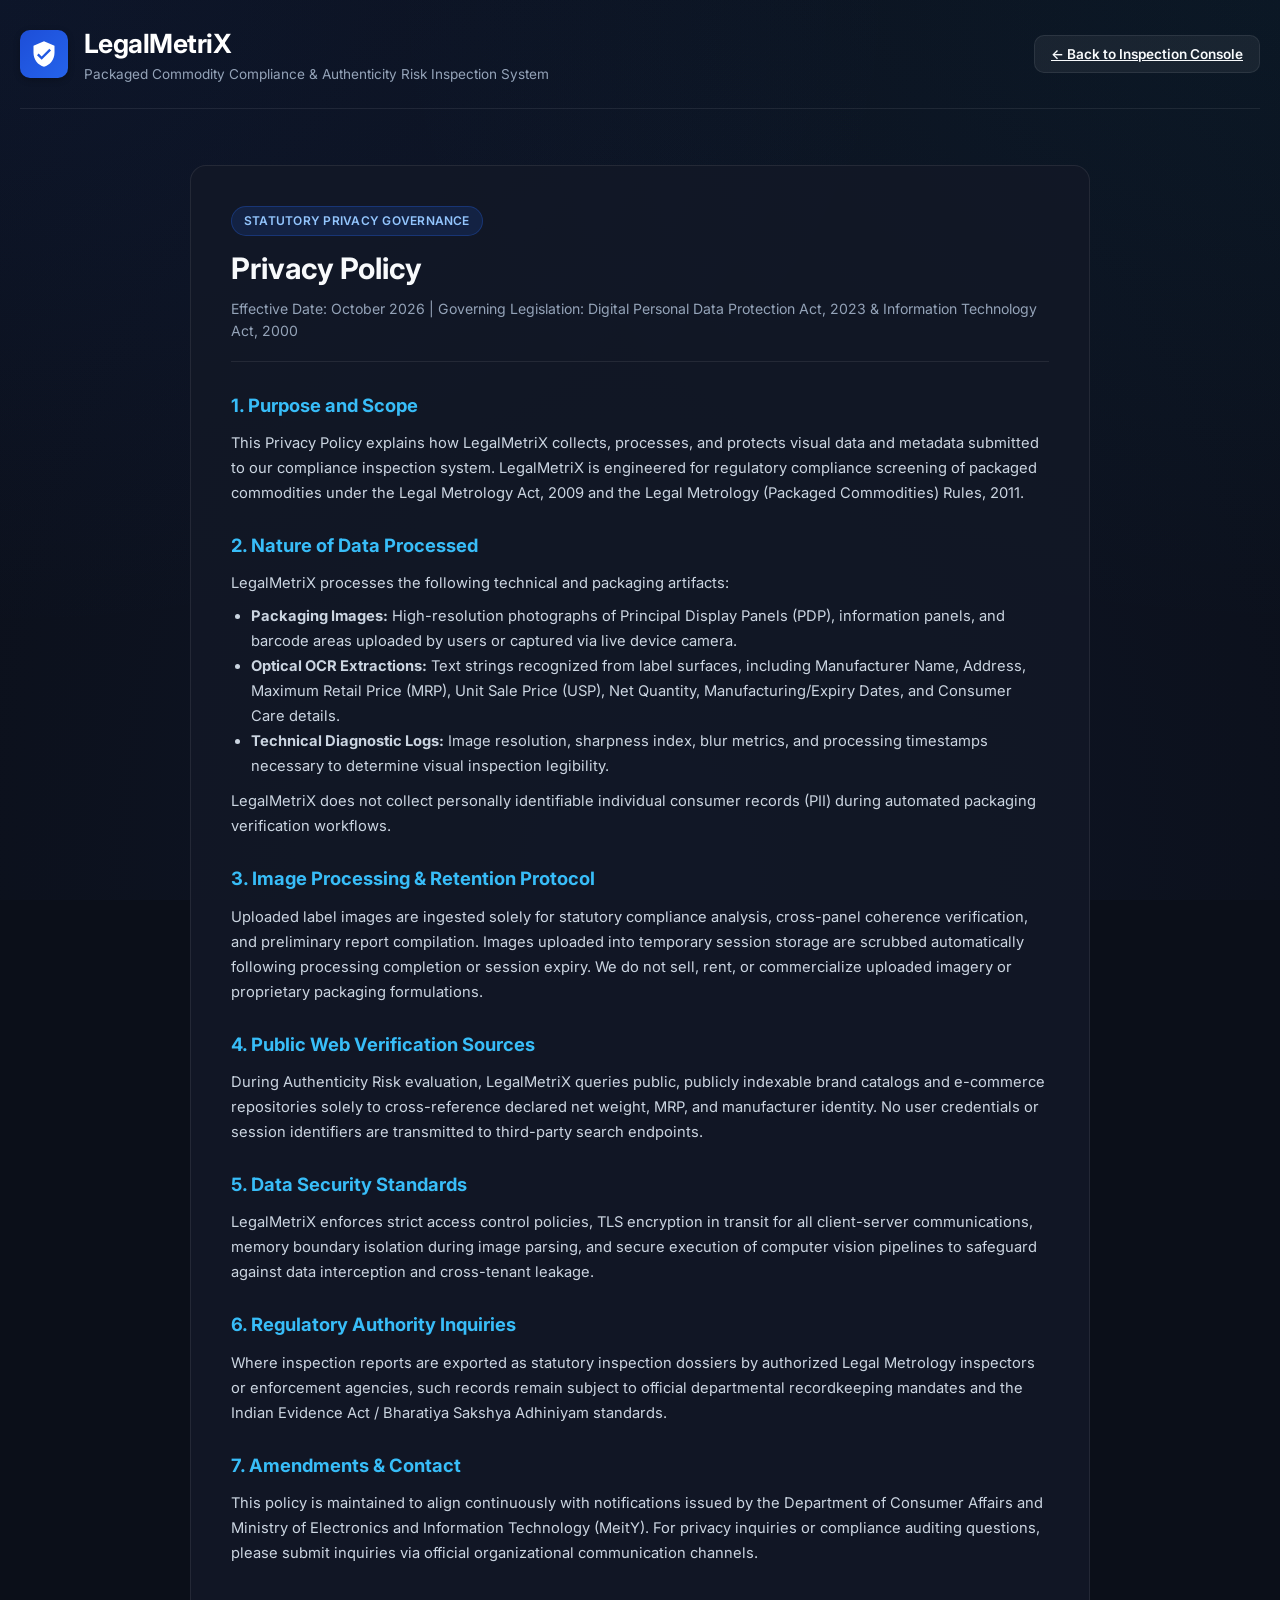
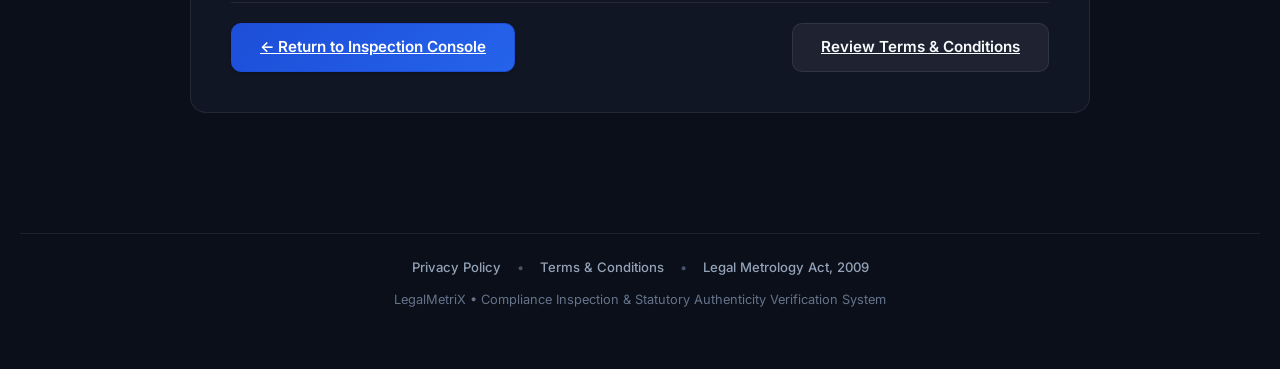
<file: templates/privacy.html>
<!DOCTYPE html>
<html lang="en">

<head>
  <meta charset="UTF-8">
  <meta name="viewport" content="width=device-width, initial-scale=1.0">
  <title>Privacy Policy - LegalMetriX Verification System</title>
  <meta name="description"
    content="Official Privacy Policy and Data Governance Statement for the LegalMetriX Packaged Commodity Compliance Inspection System.">
  <link rel="icon" type="image/svg+xml" href="/static/favicon.svg">
  <link rel="alternate icon" href="/favicon.ico">
  <link rel="preconnect" href="https://fonts.googleapis.com">
  <link rel="preconnect" href="https://fonts.gstatic.com" crossorigin>
  <link
    href="https://fonts.googleapis.com/css2?family=Inter:wght@400;500;600;700;800&family=JetBrains+Mono:wght@400;500;600&display=swap"
    rel="stylesheet">
  <link rel="stylesheet" href="/static/css/style.css">
</head>

<body>

  <div class="container">
    <!-- Header -->
    <header class="app-header">
      <div class="brand-wrapper">
        <a href="/" style="display: flex; align-items: center; gap: 16px; text-decoration: none;">
          <div class="brand-icon">
            <svg viewBox="0 0 24 24">
              <path
                d="M12 1L3 5v6c0 5.55 3.84 10.74 9 12 5.16-1.26 9-6.45 9-12V5l-9-4zm-2 16l-4-4 1.41-1.41L10 14.17l6.59-6.59L18 9l-8 8z" />
            </svg>
          </div>
          <div>
            <h1 class="brand-title">LegalMetriX</h1>
            <p class="brand-tagline">Packaged Commodity Compliance & Authenticity Risk Inspection System</p>
          </div>
        </a>
      </div>
      <div class="header-badges">
        <a href="/" class="btn btn-secondary" style="padding: 8px 16px; font-size: 0.85rem;">&larr; Back to Inspection Console</a>
      </div>
    </header>

    <!-- Document Container -->
    <main style="max-width: 900px; margin: 0 auto; padding: 24px 0 60px 0;">
      <div class="report-section" style="padding: 40px; background: rgba(18, 24, 38, 0.95); border: 1px solid var(--border-color); border-radius: var(--radius-lg);">
        <div style="border-bottom: 1px solid var(--border-color); padding-bottom: 20px; margin-bottom: 28px;">
          <span class="badge badge-official" style="margin-bottom: 10px; display: inline-block;">STATUTORY PRIVACY GOVERNANCE</span>
          <h2 style="font-size: 1.85rem; font-weight: 700; color: #f8fafc; margin-bottom: 8px;">Privacy Policy</h2>
          <p style="font-size: 0.88rem; color: #94a3b8; margin: 0;">
            Effective Date: October 2026 | Governing Legislation: Digital Personal Data Protection Act, 2023 & Information Technology Act, 2000
          </p>
        </div>

        <div style="font-size: 0.92rem; line-height: 1.7; color: #cbd5e1; display: flex; flex-direction: column; gap: 24px;">
          <section>
            <h3 style="font-size: 1.15rem; color: #38bdf8; margin-bottom: 10px;">1. Purpose and Scope</h3>
            <p>
              This Privacy Policy explains how LegalMetriX collects, processes, and protects visual data and metadata submitted to our compliance inspection system. LegalMetriX is engineered for regulatory compliance screening of packaged commodities under the Legal Metrology Act, 2009 and the Legal Metrology (Packaged Commodities) Rules, 2011.
            </p>
          </section>

          <section>
            <h3 style="font-size: 1.15rem; color: #38bdf8; margin-bottom: 10px;">2. Nature of Data Processed</h3>
            <p>LegalMetriX processes the following technical and packaging artifacts:</p>
            <ul style="margin: 8px 0 0 20px; list-style-type: disc;">
              <li><strong>Packaging Images:</strong> High-resolution photographs of Principal Display Panels (PDP), information panels, and barcode areas uploaded by users or captured via live device camera.</li>
              <li><strong>Optical OCR Extractions:</strong> Text strings recognized from label surfaces, including Manufacturer Name, Address, Maximum Retail Price (MRP), Unit Sale Price (USP), Net Quantity, Manufacturing/Expiry Dates, and Consumer Care details.</li>
              <li><strong>Technical Diagnostic Logs:</strong> Image resolution, sharpness index, blur metrics, and processing timestamps necessary to determine visual inspection legibility.</li>
            </ul>
            <p style="margin-top: 10px;">
              LegalMetriX does not collect personally identifiable individual consumer records (PII) during automated packaging verification workflows.
            </p>
          </section>

          <section>
            <h3 style="font-size: 1.15rem; color: #38bdf8; margin-bottom: 10px;">3. Image Processing & Retention Protocol</h3>
            <p>
              Uploaded label images are ingested solely for statutory compliance analysis, cross-panel coherence verification, and preliminary report compilation. Images uploaded into temporary session storage are scrubbed automatically following processing completion or session expiry. We do not sell, rent, or commercialize uploaded imagery or proprietary packaging formulations.
            </p>
          </section>

          <section>
            <h3 style="font-size: 1.15rem; color: #38bdf8; margin-bottom: 10px;">4. Public Web Verification Sources</h3>
            <p>
              During Authenticity Risk evaluation, LegalMetriX queries public, publicly indexable brand catalogs and e-commerce repositories solely to cross-reference declared net weight, MRP, and manufacturer identity. No user credentials or session identifiers are transmitted to third-party search endpoints.
            </p>
          </section>

          <section>
            <h3 style="font-size: 1.15rem; color: #38bdf8; margin-bottom: 10px;">5. Data Security Standards</h3>
            <p>
              LegalMetriX enforces strict access control policies, TLS encryption in transit for all client-server communications, memory boundary isolation during image parsing, and secure execution of computer vision pipelines to safeguard against data interception and cross-tenant leakage.
            </p>
          </section>

          <section>
            <h3 style="font-size: 1.15rem; color: #38bdf8; margin-bottom: 10px;">6. Regulatory Authority Inquiries</h3>
            <p>
              Where inspection reports are exported as statutory inspection dossiers by authorized Legal Metrology inspectors or enforcement agencies, such records remain subject to official departmental recordkeeping mandates and the Indian Evidence Act / Bharatiya Sakshya Adhiniyam standards.
            </p>
          </section>

          <section>
            <h3 style="font-size: 1.15rem; color: #38bdf8; margin-bottom: 10px;">7. Amendments & Contact</h3>
            <p>
              This policy is maintained to align continuously with notifications issued by the Department of Consumer Affairs and Ministry of Electronics and Information Technology (MeitY). For privacy inquiries or compliance auditing questions, please submit inquiries via official organizational communication channels.
            </p>
          </section>
        </div>

        <div style="margin-top: 36px; padding-top: 20px; border-top: 1px solid var(--border-color); display: flex; justify-content: space-between; align-items: center; flex-wrap: wrap; gap: 12px;">
          <a href="/" class="btn btn-primary">&larr; Return to Inspection Console</a>
          <a href="/terms" class="btn btn-secondary">Review Terms &amp; Conditions</a>
        </div>
      </div>
    </main>

    <!-- Application Footer -->
    <footer class="app-footer">
      <div class="footer-nav-row">
        <a href="/privacy" class="footer-link">Privacy Policy</a>
        <span style="color: #475569;">&bull;</span>
        <a href="/terms" class="footer-link">Terms &amp; Conditions</a>
        <span style="color: #475569;">&bull;</span>
        <a href="https://consumeraffairs.gov.in/pages/legal-metrology-act" target="_blank" rel="noopener noreferrer" class="footer-link">Legal Metrology Act, 2009</a>
      </div>
      <p>LegalMetriX &bull; Compliance Inspection &amp; Statutory Authenticity Verification System</p>
    </footer>
  </div>

</body>

</html>
</file>
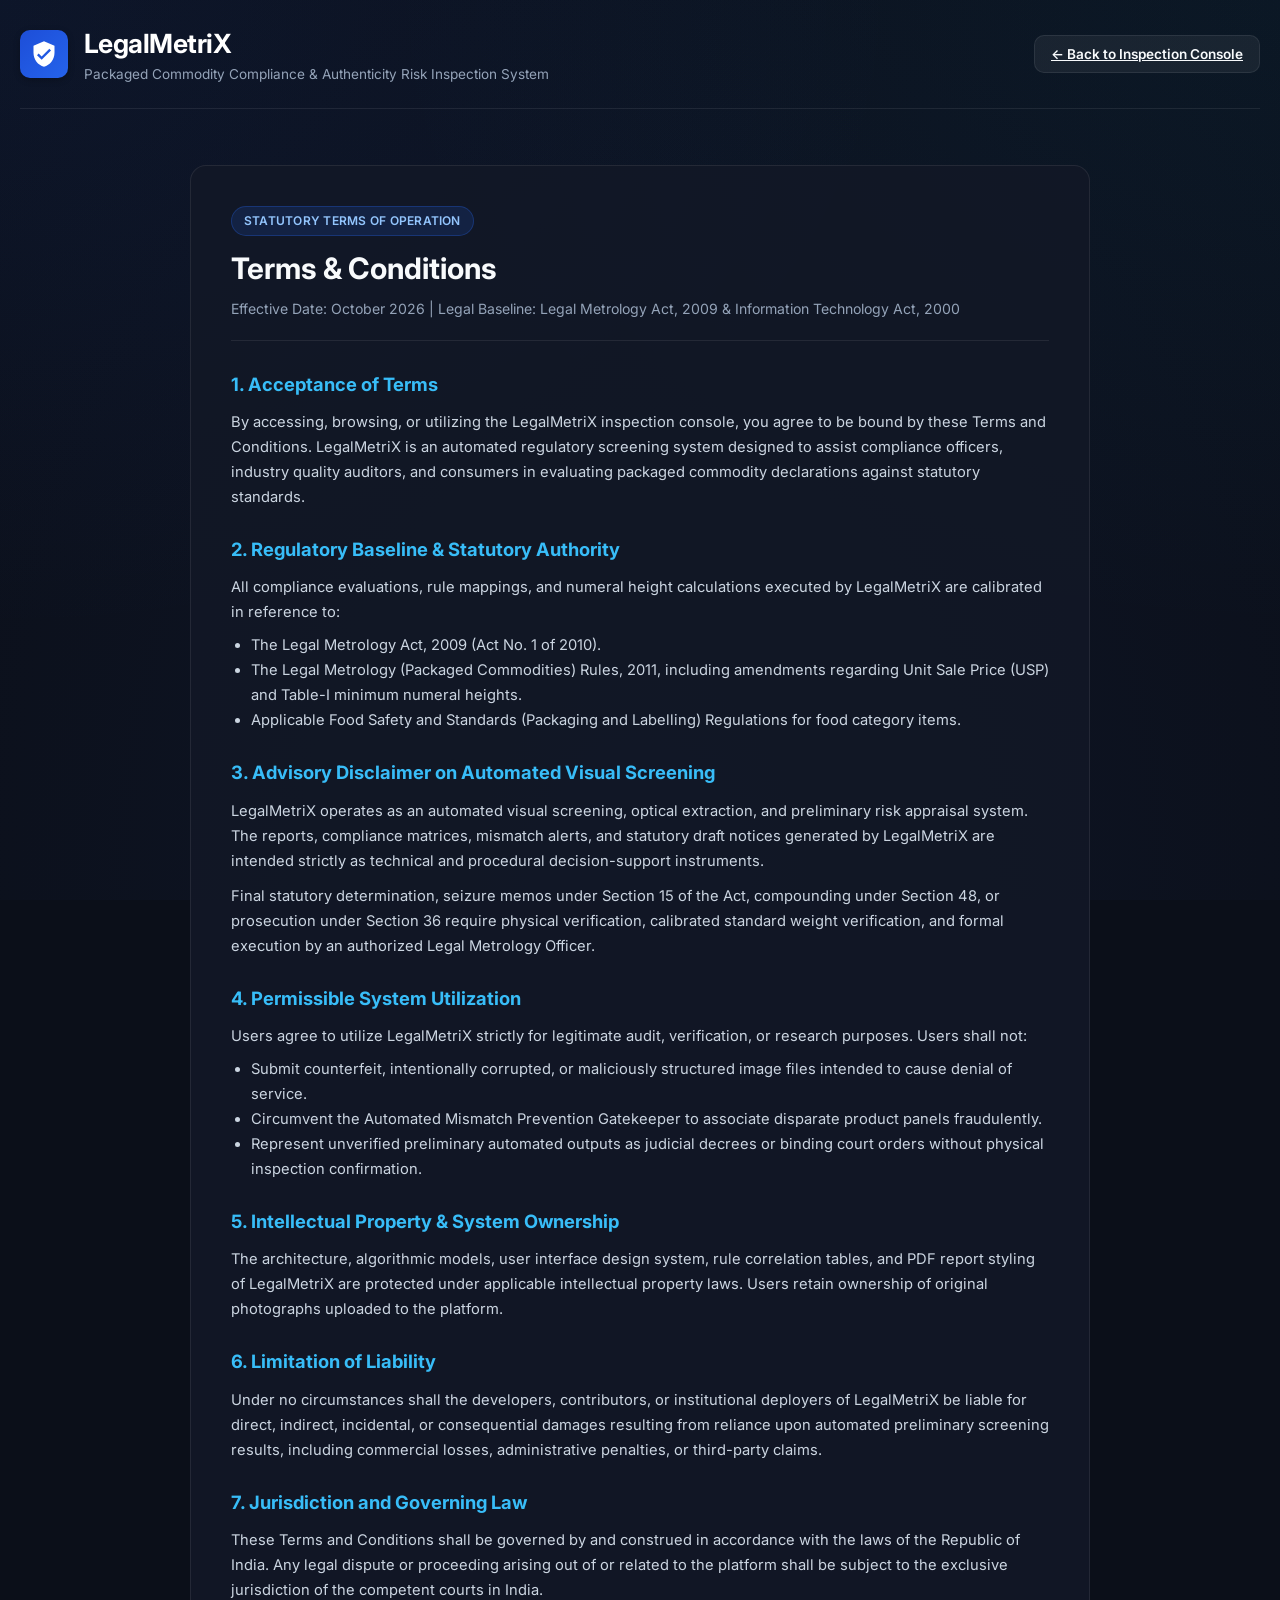
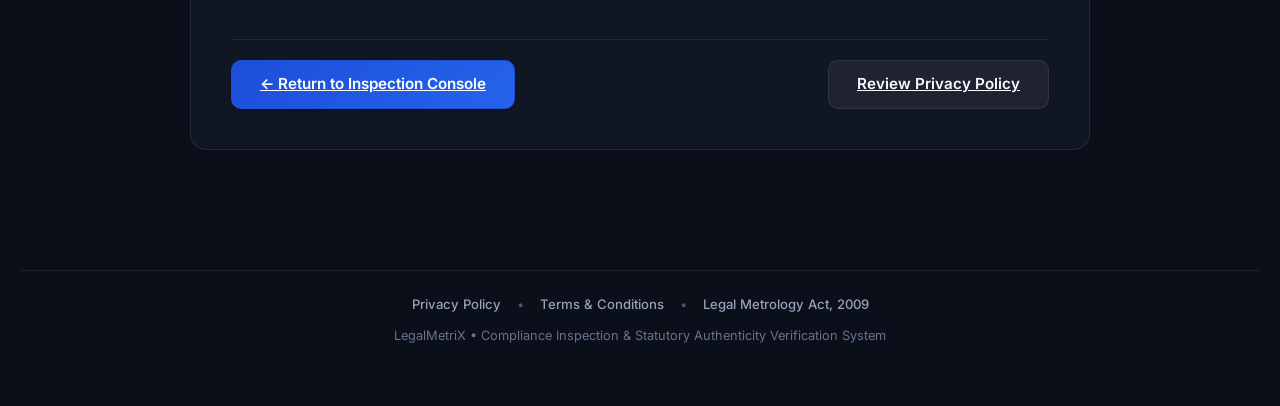
<file: templates/terms.html>
<!DOCTYPE html>
<html lang="en">

<head>
  <meta charset="UTF-8">
  <meta name="viewport" content="width=device-width, initial-scale=1.0">
  <title>Terms and Conditions - LegalMetriX Verification System</title>
  <meta name="description"
    content="Official Terms of Use and Regulatory Operational Conditions for the LegalMetriX Packaged Commodity Compliance Inspection System.">
  <link rel="icon" type="image/svg+xml" href="/static/favicon.svg">
  <link rel="alternate icon" href="/favicon.ico">
  <link rel="preconnect" href="https://fonts.googleapis.com">
  <link rel="preconnect" href="https://fonts.gstatic.com" crossorigin>
  <link
    href="https://fonts.googleapis.com/css2?family=Inter:wght@400;500;600;700;800&family=JetBrains+Mono:wght@400;500;600&display=swap"
    rel="stylesheet">
  <link rel="stylesheet" href="/static/css/style.css">
</head>

<body>

  <div class="container">
    <!-- Header -->
    <header class="app-header">
      <div class="brand-wrapper">
        <a href="/" style="display: flex; align-items: center; gap: 16px; text-decoration: none;">
          <div class="brand-icon">
            <svg viewBox="0 0 24 24">
              <path
                d="M12 1L3 5v6c0 5.55 3.84 10.74 9 12 5.16-1.26 9-6.45 9-12V5l-9-4zm-2 16l-4-4 1.41-1.41L10 14.17l6.59-6.59L18 9l-8 8z" />
            </svg>
          </div>
          <div>
            <h1 class="brand-title">LegalMetriX</h1>
            <p class="brand-tagline">Packaged Commodity Compliance & Authenticity Risk Inspection System</p>
          </div>
        </a>
      </div>
      <div class="header-badges">
        <a href="/" class="btn btn-secondary" style="padding: 8px 16px; font-size: 0.85rem;">&larr; Back to Inspection Console</a>
      </div>
    </header>

    <!-- Document Container -->
    <main style="max-width: 900px; margin: 0 auto; padding: 24px 0 60px 0;">
      <div class="report-section" style="padding: 40px; background: rgba(18, 24, 38, 0.95); border: 1px solid var(--border-color); border-radius: var(--radius-lg);">
        <div style="border-bottom: 1px solid var(--border-color); padding-bottom: 20px; margin-bottom: 28px;">
          <span class="badge badge-official" style="margin-bottom: 10px; display: inline-block;">STATUTORY TERMS OF OPERATION</span>
          <h2 style="font-size: 1.85rem; font-weight: 700; color: #f8fafc; margin-bottom: 8px;">Terms &amp; Conditions</h2>
          <p style="font-size: 0.88rem; color: #94a3b8; margin: 0;">
            Effective Date: October 2026 | Legal Baseline: Legal Metrology Act, 2009 & Information Technology Act, 2000
          </p>
        </div>

        <div style="font-size: 0.92rem; line-height: 1.7; color: #cbd5e1; display: flex; flex-direction: column; gap: 24px;">
          <section>
            <h3 style="font-size: 1.15rem; color: #38bdf8; margin-bottom: 10px;">1. Acceptance of Terms</h3>
            <p>
              By accessing, browsing, or utilizing the LegalMetriX inspection console, you agree to be bound by these Terms and Conditions. LegalMetriX is an automated regulatory screening system designed to assist compliance officers, industry quality auditors, and consumers in evaluating packaged commodity declarations against statutory standards.
            </p>
          </section>

          <section>
            <h3 style="font-size: 1.15rem; color: #38bdf8; margin-bottom: 10px;">2. Regulatory Baseline & Statutory Authority</h3>
            <p>
              All compliance evaluations, rule mappings, and numeral height calculations executed by LegalMetriX are calibrated in reference to:
            </p>
            <ul style="margin: 8px 0 0 20px; list-style-type: disc;">
              <li>The Legal Metrology Act, 2009 (Act No. 1 of 2010).</li>
              <li>The Legal Metrology (Packaged Commodities) Rules, 2011, including amendments regarding Unit Sale Price (USP) and Table-I minimum numeral heights.</li>
              <li>Applicable Food Safety and Standards (Packaging and Labelling) Regulations for food category items.</li>
            </ul>
          </section>

          <section>
            <h3 style="font-size: 1.15rem; color: #38bdf8; margin-bottom: 10px;">3. Advisory Disclaimer on Automated Visual Screening</h3>
            <p>
              LegalMetriX operates as an automated visual screening, optical extraction, and preliminary risk appraisal system. The reports, compliance matrices, mismatch alerts, and statutory draft notices generated by LegalMetriX are intended strictly as technical and procedural decision-support instruments.
            </p>
            <p style="margin-top: 10px;">
              Final statutory determination, seizure memos under Section 15 of the Act, compounding under Section 48, or prosecution under Section 36 require physical verification, calibrated standard weight verification, and formal execution by an authorized Legal Metrology Officer.
            </p>
          </section>

          <section>
            <h3 style="font-size: 1.15rem; color: #38bdf8; margin-bottom: 10px;">4. Permissible System Utilization</h3>
            <p>Users agree to utilize LegalMetriX strictly for legitimate audit, verification, or research purposes. Users shall not:</p>
            <ul style="margin: 8px 0 0 20px; list-style-type: disc;">
              <li>Submit counterfeit, intentionally corrupted, or maliciously structured image files intended to cause denial of service.</li>
              <li>Circumvent the Automated Mismatch Prevention Gatekeeper to associate disparate product panels fraudulently.</li>
              <li>Represent unverified preliminary automated outputs as judicial decrees or binding court orders without physical inspection confirmation.</li>
            </ul>
          </section>

          <section>
            <h3 style="font-size: 1.15rem; color: #38bdf8; margin-bottom: 10px;">5. Intellectual Property & System Ownership</h3>
            <p>
              The architecture, algorithmic models, user interface design system, rule correlation tables, and PDF report styling of LegalMetriX are protected under applicable intellectual property laws. Users retain ownership of original photographs uploaded to the platform.
            </p>
          </section>

          <section>
            <h3 style="font-size: 1.15rem; color: #38bdf8; margin-bottom: 10px;">6. Limitation of Liability</h3>
            <p>
              Under no circumstances shall the developers, contributors, or institutional deployers of LegalMetriX be liable for direct, indirect, incidental, or consequential damages resulting from reliance upon automated preliminary screening results, including commercial losses, administrative penalties, or third-party claims.
            </p>
          </section>

          <section>
            <h3 style="font-size: 1.15rem; color: #38bdf8; margin-bottom: 10px;">7. Jurisdiction and Governing Law</h3>
            <p>
              These Terms and Conditions shall be governed by and construed in accordance with the laws of the Republic of India. Any legal dispute or proceeding arising out of or related to the platform shall be subject to the exclusive jurisdiction of the competent courts in India.
            </p>
          </section>
        </div>

        <div style="margin-top: 36px; padding-top: 20px; border-top: 1px solid var(--border-color); display: flex; justify-content: space-between; align-items: center; flex-wrap: wrap; gap: 12px;">
          <a href="/" class="btn btn-primary">&larr; Return to Inspection Console</a>
          <a href="/privacy" class="btn btn-secondary">Review Privacy Policy</a>
        </div>
      </div>
    </main>

    <!-- Application Footer -->
    <footer class="app-footer">
      <div class="footer-nav-row">
        <a href="/privacy" class="footer-link">Privacy Policy</a>
        <span style="color: #475569;">&bull;</span>
        <a href="/terms" class="footer-link">Terms &amp; Conditions</a>
        <span style="color: #475569;">&bull;</span>
        <a href="https://consumeraffairs.gov.in/pages/legal-metrology-act" target="_blank" rel="noopener noreferrer" class="footer-link">Legal Metrology Act, 2009</a>
      </div>
      <p>LegalMetriX &bull; Compliance Inspection &amp; Statutory Authenticity Verification System</p>
    </footer>
  </div>

</body>

</html>
</file>
<file: static/css/style.css>
/* ==========================================================================
   LegalMetriX - Design System & Stylesheet (Phase 1 & Phase 2)
   Modern, Enterprise-Grade Compliance & Authenticity Inspection Interface
   ========================================================================== */

:root {
  --bg-primary: #0b0f19;
  --bg-secondary: #121826;
  --bg-card: rgba(23, 32, 51, 0.75);
  --bg-card-hover: rgba(30, 41, 65, 0.9);
  --bg-glass: rgba(255, 255, 255, 0.03);
  
  --border-color: rgba(255, 255, 255, 0.08);
  --border-hover: rgba(59, 130, 246, 0.4);
  
  --text-primary: #f8fafc;
  --text-secondary: #94a3b8;
  --text-muted: #64748b;
  
  --accent-primary: #2563eb;
  --accent-primary-hover: #1d4ed8;
  --accent-gradient: linear-gradient(135deg, #1d4ed8 0%, #2563eb 100%);
  
  --status-pass-bg: rgba(16, 185, 129, 0.15);
  --status-pass-border: rgba(16, 185, 129, 0.4);
  --status-pass-text: #34d399;
  
  --status-review-bg: rgba(245, 158, 11, 0.15);
  --status-review-border: rgba(245, 158, 11, 0.4);
  --status-review-text: #fbbf24;
  
  --status-fail-bg: rgba(239, 68, 68, 0.15);
  --status-fail-border: rgba(239, 68, 68, 0.4);
  --status-fail-text: #f87171;
  
  --radius-sm: 6px;
  --radius-md: 10px;
  --radius-lg: 16px;
  --radius-xl: 22px;
  
  --shadow-sm: 0 1px 3px rgba(0, 0, 0, 0.2);
  --shadow-md: 0 4px 12px rgba(0, 0, 0, 0.25);
  --shadow-lg: 0 12px 28px rgba(0, 0, 0, 0.35);
  
  --font-family: 'Inter', system-ui, -apple-system, BlinkMacSystemFont, "Segoe UI", Roboto, sans-serif;
}

* {
  box-sizing: border-box;
  margin: 0;
  padding: 0;
}

body {
  background-color: var(--bg-primary);
  background-image: 
    radial-gradient(at 0% 0%, rgba(37, 99, 235, 0.08) 0px, transparent 50%),
    radial-gradient(at 100% 0%, rgba(14, 165, 233, 0.06) 0px, transparent 50%),
    radial-gradient(at 50% 100%, rgba(15, 23, 42, 0.8) 0px, transparent 100%);
  background-attachment: fixed;
  color: var(--text-primary);
  font-family: var(--font-family);
  line-height: 1.5;
  -webkit-font-smoothing: antialiased;
  min-height: 100vh;
}

.container {
  max-width: 1280px;
  margin: 0 auto;
  padding: 24px 20px 60px 20px;
}

/* Header & Brand */
header.app-header {
  display: flex;
  justify-content: space-between;
  align-items: center;
  padding-bottom: 24px;
  border-bottom: 1px solid var(--border-color);
  margin-bottom: 32px;
}

.brand-wrapper {
  display: flex;
  align-items: center;
  gap: 16px;
}

.brand-icon {
  width: 48px;
  height: 48px;
  background: var(--accent-gradient);
  border-radius: var(--radius-md);
  display: flex;
  align-items: center;
  justify-content: center;
  box-shadow: 0 2px 6px rgba(0, 0, 0, 0.25);
}

.brand-icon svg {
  width: 28px;
  height: 28px;
  fill: white;
}

.brand-title {
  font-size: 1.65rem;
  font-weight: 700;
  letter-spacing: -0.02em;
  background: linear-gradient(135deg, #ffffff 40%, #93c5fd 100%);
  -webkit-background-clip: text;
  -webkit-text-fill-color: transparent;
}

.brand-tagline {
  font-size: 0.85rem;
  color: var(--text-secondary);
}

.header-badges {
  display: flex;
  align-items: center;
  gap: 10px;
}

.badge {
  display: inline-flex;
  align-items: center;
  gap: 6px;
  padding: 5px 12px;
  border-radius: 9999px;
  font-size: 0.75rem;
  font-weight: 600;
  letter-spacing: 0.02em;
  text-transform: uppercase;
}

.badge-sih {
  background: rgba(59, 130, 246, 0.15);
  color: #60a5fa;
  border: 1px solid rgba(59, 130, 246, 0.3);
}

.badge-official {
  background: rgba(37, 99, 235, 0.15);
  color: #93c5fd;
  border: 1px solid rgba(37, 99, 235, 0.3);
}

.badge-phase2 {
  background: rgba(14, 165, 233, 0.15);
  color: #38bdf8;
  border: 1px solid rgba(14, 165, 233, 0.3);
}

/* Regulatory Notice Banner */
.regulatory-banner {
  background: rgba(30, 41, 59, 0.6);
  border: 1px solid rgba(255, 255, 255, 0.08);
  border-left: 4px solid var(--accent-primary);
  border-radius: var(--radius-md);
  padding: 12px 18px;
  margin-bottom: 28px;
  display: flex;
  align-items: center;
  justify-content: space-between;
  font-size: 0.85rem;
  color: var(--text-secondary);
}

.regulatory-banner strong {
  color: var(--text-primary);
}

.banner-link {
  color: #60a5fa;
  text-decoration: none;
  display: inline-flex;
  align-items: center;
  gap: 4px;
  font-weight: 500;
  transition: color 0.2s;
}

.banner-link:hover {
  color: #93c5fd;
  text-decoration: underline;
}

/* Upload Section */
.upload-card {
  background: var(--bg-card);
  backdrop-filter: blur(12px);
  border: 1px solid var(--border-color);
  border-radius: var(--radius-lg);
  padding: 36px;
  box-shadow: var(--shadow-md);
  margin-bottom: 32px;
}

.section-header {
  text-align: center;
  margin-bottom: 28px;
}

.section-title {
  font-size: 1.4rem;
  font-weight: 600;
  margin-bottom: 6px;
}

.section-subtitle {
  color: var(--text-secondary);
  font-size: 0.9rem;
}

/* Dropzone */
.dropzone {
  border: 2px dashed rgba(255, 255, 255, 0.15);
  border-radius: var(--radius-md);
  background: var(--bg-glass);
  padding: 40px 24px;
  text-align: center;
  cursor: pointer;
  transition: all 0.25s ease;
  position: relative;
  overflow: hidden;
}

.dropzone:hover, .dropzone.dragover {
  border-color: var(--accent-primary);
  background: rgba(59, 130, 246, 0.05);
}

.dropzone-icon {
  width: 56px;
  height: 56px;
  margin: 0 auto 16px auto;
  color: #60a5fa;
  opacity: 0.85;
}

.dropzone-text {
  font-size: 1rem;
  font-weight: 500;
  margin-bottom: 6px;
}

.dropzone-hint {
  font-size: 0.8rem;
  color: var(--text-muted);
}

.dropzone input[type="file"] {
  position: absolute;
  top: 0;
  left: 0;
  width: 100%;
  height: 100%;
  opacity: 0;
  cursor: pointer;
}

/* Preview Area */
.preview-container {
  display: none;
  margin-top: 24px;
  background: var(--bg-secondary);
  border-radius: var(--radius-md);
  padding: 16px;
  border: 1px solid var(--border-color);
}

.preview-content {
  display: flex;
  align-items: center;
  gap: 20px;
}

.preview-thumbnail {
  width: 100px;
  height: 100px;
  border-radius: var(--radius-sm);
  object-fit: cover;
  border: 1px solid var(--border-color);
}

.preview-details {
  flex: 1;
}

.preview-filename {
  font-weight: 600;
  font-size: 0.95rem;
  margin-bottom: 4px;
}

.preview-meta {
  font-size: 0.8rem;
  color: var(--text-secondary);
}

/* Actions Row */
.action-buttons {
  display: flex;
  gap: 14px;
  justify-content: center;
  margin-top: 28px;
}

.btn {
  display: inline-flex;
  align-items: center;
  justify-content: center;
  gap: 8px;
  padding: 12px 28px;
  border-radius: var(--radius-md);
  font-size: 0.95rem;
  font-weight: 600;
  cursor: pointer;
  transition: all 0.2s ease;
  border: none;
  outline: none;
}

.btn-primary {
  background: var(--accent-gradient);
  color: white;
  border: 1px solid #1d4ed8;
  box-shadow: 0 1px 3px rgba(0, 0, 0, 0.2);
}

.btn-primary:hover:not(:disabled) {
  background: #1d4ed8;
  border-color: #1e40af;
  box-shadow: 0 2px 6px rgba(0, 0, 0, 0.25);
}

.btn-primary:disabled {
  opacity: 0.5;
  cursor: not-allowed;
}

.btn-secondary {
  background: rgba(255, 255, 255, 0.06);
  color: var(--text-primary);
  border: 1px solid var(--border-color);
}

.btn-secondary:hover {
  background: rgba(255, 255, 255, 0.12);
  border-color: rgba(255, 255, 255, 0.2);
}

/* Presets Container */
.presets-section {
  margin-top: 28px;
  padding-top: 24px;
  border-top: 1px solid var(--border-color);
}

.presets-title {
  font-size: 0.85rem;
  text-transform: uppercase;
  letter-spacing: 0.05em;
  color: var(--text-muted);
  margin-bottom: 12px;
  text-align: center;
}

.presets-grid {
  display: grid;
  grid-template-columns: repeat(auto-fit, minmax(240px, 1fr));
  gap: 14px;
}

.preset-card {
  background: rgba(255, 255, 255, 0.03);
  border: 1px solid var(--border-color);
  border-radius: var(--radius-md);
  padding: 14px 16px;
  cursor: pointer;
  transition: all 0.2s ease;
  display: flex;
  flex-direction: column;
  gap: 4px;
}

.preset-card:hover {
  background: rgba(59, 130, 246, 0.08);
  border-color: rgba(59, 130, 246, 0.4);
  transform: translateY(-2px);
}

.preset-name {
  font-size: 0.88rem;
  font-weight: 600;
  color: var(--text-primary);
}

.preset-desc {
  font-size: 0.75rem;
  color: var(--text-secondary);
}

/* Progress / Loading Modal & Bar */
.loading-overlay {
  display: none;
  position: fixed;
  top: 0;
  left: 0;
  width: 100vw;
  height: 100vh;
  background: rgba(11, 15, 25, 0.85);
  backdrop-filter: blur(8px);
  z-index: 1000;
  align-items: center;
  justify-content: center;
}

.loading-card {
  background: var(--bg-secondary);
  border: 1px solid var(--border-color);
  border-radius: var(--radius-lg);
  padding: 36px 32px;
  width: 90%;
  max-width: 440px;
  text-align: center;
  box-shadow: var(--shadow-lg);
}

.spinner {
  width: 48px;
  height: 48px;
  border: 4px solid rgba(59, 130, 246, 0.15);
  border-top-color: var(--accent-primary);
  border-radius: 50%;
  animation: spin 0.9s linear infinite;
  margin: 0 auto 20px auto;
}

@keyframes spin {
  to { transform: rotate(360deg); }
}

.loading-stage-text {
  font-size: 1.05rem;
  font-weight: 600;
  margin-bottom: 12px;
  color: var(--text-primary);
}

.progress-bar-track {
  height: 8px;
  background: rgba(255, 255, 255, 0.08);
  border-radius: 9999px;
  overflow: hidden;
  margin-bottom: 12px;
}

.progress-bar-fill {
  height: 100%;
  width: 0%;
  background: var(--accent-gradient);
  transition: width 0.35s ease;
}

.loading-subtext {
  font-size: 0.8rem;
  color: var(--text-muted);
}

/* ==========================================================================
   RESULTS DASHBOARD (PHASE 1 & PHASE 2 DUAL CARDS)
   ========================================================================== */
.results-container {
  display: none;
}

/* Dual Header Cards Layout */
.dual-score-grid {
  display: grid;
  grid-template-columns: 1fr 1fr;
  gap: 20px;
  margin-bottom: 28px;
}

@media (max-width: 960px) {
  .dual-score-grid {
    grid-template-columns: 1fr;
  }
}

.score-header-card {
  background: var(--bg-card);
  backdrop-filter: blur(12px);
  border: 1px solid var(--border-color);
  border-radius: var(--radius-lg);
  padding: 24px 28px;
  box-shadow: var(--shadow-md);
  display: flex;
  flex-direction: column;
  justify-content: space-between;
  gap: 16px;
}

.score-main {
  display: flex;
  align-items: center;
  gap: 20px;
}

.score-circle {
  width: 82px;
  height: 82px;
  border-radius: 50%;
  display: flex;
  flex-direction: column;
  align-items: center;
  justify-content: center;
  background: var(--bg-secondary);
  border: 3px solid var(--accent-primary);
  box-shadow: 0 2px 8px rgba(0, 0, 0, 0.3);
  flex-shrink: 0;
}

.score-circle-risk {
  border-color: #0284c7;
  box-shadow: 0 2px 8px rgba(0, 0, 0, 0.3);
}

.score-value {
  font-size: 1.7rem;
  font-weight: 800;
  line-height: 1;
}

.score-label {
  font-size: 0.65rem;
  text-transform: uppercase;
  letter-spacing: 0.05em;
  color: var(--text-muted);
}

.score-title-area h2 {
  font-size: 1.15rem;
  font-weight: 700;
  margin-bottom: 4px;
}

.score-meta {
  font-size: 0.8rem;
  color: var(--text-secondary);
}

.status-pill {
  padding: 6px 14px;
  border-radius: var(--radius-md);
  font-size: 0.8rem;
  font-weight: 700;
  letter-spacing: 0.03em;
  text-transform: uppercase;
  display: inline-flex;
  align-items: center;
  gap: 6px;
}

.status-pass {
  background: var(--status-pass-bg);
  border: 1px solid var(--status-pass-border);
  color: var(--status-pass-text);
}

.status-review {
  background: var(--status-review-bg);
  border: 1px solid var(--status-review-border);
  color: var(--status-review-text);
}

.status-fail {
  background: var(--status-fail-bg);
  border: 1px solid var(--status-fail-border);
  color: var(--status-fail-text);
}

.status-low-risk {
  background: rgba(16, 185, 129, 0.15);
  border: 1px solid rgba(16, 185, 129, 0.4);
  color: #34d399;
}

.status-med-risk {
  background: rgba(245, 158, 11, 0.15);
  border: 1px solid rgba(245, 158, 11, 0.4);
  color: #fbbf24;
}

.status-high-risk {
  background: rgba(239, 68, 68, 0.15);
  border: 1px solid rgba(239, 68, 68, 0.4);
  color: #f87171;
}

.score-stats-grid {
  display: flex;
  gap: 12px;
  border-top: 1px solid var(--border-color);
  padding-top: 14px;
}

.stat-box {
  background: rgba(255, 255, 255, 0.03);
  border: 1px solid var(--border-color);
  border-radius: var(--radius-md);
  padding: 8px 12px;
  text-align: center;
  flex: 1;
}

.stat-num {
  font-size: 1.15rem;
  font-weight: 700;
}

.stat-tag {
  font-size: 0.68rem;
  color: var(--text-muted);
  text-transform: uppercase;
}

/* Tabs Navigation */
.tabs-nav {
  display: flex;
  gap: 8px;
  border-bottom: 1px solid var(--border-color);
  margin-bottom: 24px;
  overflow-x: auto;
}

.tab-btn {
  background: none;
  border: none;
  color: var(--text-secondary);
  font-family: inherit;
  font-size: 0.9rem;
  font-weight: 600;
  padding: 12px 18px;
  cursor: pointer;
  border-bottom: 2px solid transparent;
  transition: all 0.2s;
  white-space: nowrap;
}

.tab-btn:hover {
  color: var(--text-primary);
}

.tab-btn.active {
  color: #60a5fa;
  border-bottom-color: var(--accent-primary);
}

/* Tab Content Panes */
.tab-pane {
  display: none;
}

.tab-pane.active {
  display: block;
}

/* Table Style for Compliance Matrix */
.table-card {
  background: var(--bg-card);
  backdrop-filter: blur(12px);
  border: 1px solid var(--border-color);
  border-radius: var(--radius-lg);
  overflow: hidden;
  box-shadow: var(--shadow-md);
}

.compliance-table {
  width: 100%;
  border-collapse: collapse;
  text-align: left;
  font-size: 0.88rem;
}

.compliance-table th {
  background: rgba(15, 23, 42, 0.9);
  padding: 14px 18px;
  font-weight: 600;
  color: var(--text-secondary);
  border-bottom: 1px solid var(--border-color);
  text-transform: uppercase;
  font-size: 0.72rem;
  letter-spacing: 0.05em;
}

.compliance-table td {
  padding: 16px 18px;
  border-bottom: 1px solid var(--border-color);
  vertical-align: top;
}

.compliance-table tr:hover td {
  background: rgba(255, 255, 255, 0.02);
}

.field-title {
  font-weight: 600;
  color: var(--text-primary);
  display: block;
  margin-bottom: 3px;
}

.rule-ref {
  font-size: 0.75rem;
  color: var(--text-muted);
  font-family: monospace;
}

.val-detected {
  font-weight: 500;
  color: #e2e8f0;
}

.val-missing {
  color: var(--text-muted);
  font-style: italic;
}

.table-badge {
  display: inline-block;
  padding: 4px 10px;
  border-radius: var(--radius-sm);
  font-size: 0.72rem;
  font-weight: 700;
  text-transform: uppercase;
}

/* Information Extraction Grid */
.info-grid {
  display: grid;
  grid-template-columns: repeat(auto-fit, minmax(320px, 1fr));
  gap: 16px;
  margin-bottom: 24px;
}

.info-card {
  background: var(--bg-card);
  border: 1px solid var(--border-color);
  border-radius: var(--radius-md);
  padding: 18px;
}

.info-label {
  font-size: 0.75rem;
  text-transform: uppercase;
  color: var(--text-muted);
  letter-spacing: 0.05em;
  margin-bottom: 6px;
}

.info-value {
  font-size: 0.95rem;
  font-weight: 500;
  color: var(--text-primary);
  word-break: break-word;
}

.info-chips-wrapper {
  display: flex;
  flex-wrap: wrap;
  gap: 8px;
  margin-top: 6px;
}

.chip {
  background: rgba(59, 130, 246, 0.1);
  border: 1px solid rgba(59, 130, 246, 0.25);
  color: #93c5fd;
  border-radius: 9999px;
  padding: 4px 10px;
  font-size: 0.75rem;
}

/* Source Card for Web Evidence */
.sources-list {
  display: flex;
  flex-direction: column;
  gap: 12px;
  margin-top: 16px;
}

.source-item {
  background: rgba(15, 23, 42, 0.8);
  border: 1px solid var(--border-color);
  border-radius: var(--radius-md);
  padding: 14px 16px;
  transition: border-color 0.2s;
}

.source-item:hover {
  border-color: rgba(168, 85, 247, 0.4);
}

.source-header {
  display: flex;
  align-items: center;
  justify-content: space-between;
  margin-bottom: 6px;
}

.source-title {
  font-size: 0.9rem;
  font-weight: 600;
  color: #e2e8f0;
}

.source-badge {
  font-size: 0.7rem;
  padding: 2px 8px;
  border-radius: 4px;
  font-weight: 600;
  text-transform: uppercase;
}

.source-badge-official {
  background: rgba(16, 185, 129, 0.15);
  color: #34d399;
  border: 1px solid rgba(16, 185, 129, 0.3);
}

.source-badge-retailer {
  background: rgba(59, 130, 246, 0.15);
  color: #60a5fa;
  border: 1px solid rgba(59, 130, 246, 0.3);
}

.source-badge-web {
  background: rgba(148, 163, 184, 0.15);
  color: #cbd5e1;
  border: 1px solid rgba(148, 163, 184, 0.3);
}

.source-snippet {
  font-size: 0.82rem;
  color: var(--text-secondary);
  line-height: 1.4;
  margin-bottom: 8px;
}

.source-link {
  font-size: 0.78rem;
  color: #38bdf8;
  text-decoration: none;
  display: inline-flex;
  align-items: center;
  gap: 4px;
}

.source-link:hover {
  text-decoration: underline;
}

/* Readability Cards */
.readability-grid {
  display: grid;
  grid-template-columns: repeat(auto-fit, minmax(280px, 1fr));
  gap: 16px;
  margin-bottom: 24px;
}

.metric-card {
  background: var(--bg-card);
  border: 1px solid var(--border-color);
  border-radius: var(--radius-md);
  padding: 20px;
}

.metric-title {
  font-size: 0.8rem;
  text-transform: uppercase;
  color: var(--text-muted);
  margin-bottom: 8px;
}

.metric-val {
  font-size: 1.4rem;
  font-weight: 700;
  color: var(--text-primary);
  margin-bottom: 6px;
}

.metric-desc {
  font-size: 0.8rem;
  color: var(--text-secondary);
}

.disclaimer-card {
  background: rgba(245, 158, 11, 0.08);
  border: 1px solid rgba(245, 158, 11, 0.25);
  border-radius: var(--radius-md);
  padding: 16px 20px;
  font-size: 0.85rem;
  color: #fde68a;
  margin-top: 16px;
}

/* Evidence Viewer */
.evidence-split {
  display: grid;
  grid-template-columns: 1fr 1fr;
  gap: 24px;
}

@media (max-width: 900px) {
  .evidence-split {
    grid-template-columns: 1fr;
  }
}

.image-viewer-card {
  background: var(--bg-card);
  border: 1px solid var(--border-color);
  border-radius: var(--radius-lg);
  padding: 20px;
  display: flex;
  flex-direction: column;
}

.image-stage {
  position: relative;
  width: 100%;
  background: #050811;
  border-radius: var(--radius-md);
  overflow: hidden;
  display: flex;
  align-items: center;
  justify-content: center;
  min-height: 400px;
  border: 1px solid var(--border-color);
  padding: 12px;
}

.image-wrapper {
  position: relative;
  display: inline-block;
  line-height: 0;
  max-width: 100%;
}

.product-img {
  max-width: 100%;
  max-height: 500px;
  object-fit: contain;
  display: block;
  border-radius: 4px;
}

.annotation-overlay {
  position: absolute;
  top: 0;
  left: 0;
  width: 100%;
  height: 100%;
  pointer-events: none;
}

.evidence-list {
  display: flex;
  flex-direction: column;
  gap: 12px;
  max-height: 540px;
  overflow-y: auto;
}

.evidence-item {
  background: var(--bg-card);
  border: 1px solid var(--border-color);
  border-radius: var(--radius-md);
  padding: 14px 16px;
  transition: all 0.2s;
  cursor: pointer;
}

.evidence-item:hover,
.evidence-item.active-highlight {
  border-color: #60a5fa;
  background: rgba(59, 130, 246, 0.12);
  box-shadow: 0 0 12px rgba(59, 130, 246, 0.25);
}

/* Bounding box overlays */
.bbox-overlay {
  position: absolute;
  border: 2px solid #3b82f6;
  background: rgba(59, 130, 246, 0.22);
  border-radius: 4px;
  pointer-events: auto;
  transition: all 0.15s ease;
  box-sizing: border-box;
}

.bbox-overlay:hover,
.bbox-overlay.active-highlight {
  border-color: #f59e0b;
  background: rgba(245, 158, 11, 0.35);
  box-shadow: 0 0 14px rgba(245, 158, 11, 0.6);
  z-index: 10;
}

.bbox-label {
  position: absolute;
  top: -22px;
  left: 0;
  background: #3b82f6;
  color: white;
  font-size: 10px;
  font-weight: 700;
  padding: 2px 6px;
  border-radius: 3px;
  white-space: nowrap;
  box-shadow: 0 2px 4px rgba(0,0,0,0.5);
  pointer-events: none;
}

.bbox-overlay:hover .bbox-label,
.bbox-overlay.active-highlight .bbox-label {
  background: #f59e0b;
  color: #0f172a;
}


/* API Key Modal / Drawer */
.api-key-box {
  background: rgba(255, 255, 255, 0.02);
  border: 1px solid var(--border-color);
  border-radius: var(--radius-md);
  padding: 14px 18px;
  margin-top: 20px;
  display: flex;
  align-items: center;
  gap: 12px;
}

.api-key-box input {
  flex: 1;
  background: var(--bg-secondary);
  border: 1px solid var(--border-color);
  border-radius: var(--radius-sm);
  padding: 8px 12px;
  color: white;
  font-family: monospace;
  font-size: 0.85rem;
}

.api-key-box input:focus {
  outline: none;
  border-color: var(--accent-primary);
}

/* Footer */
footer.app-footer {
  margin-top: 60px;
  padding-top: 24px;
  border-top: 1px solid var(--border-color);
  text-align: center;
  font-size: 0.8rem;
  color: var(--text-muted);
}

/* ==========================================================================
   Alternate Products & Nutritional Details Modules
   ========================================================================== */

.section-intro-card {
  background: var(--bg-card);
  backdrop-filter: blur(12px);
  border: 1px solid var(--border-color);
  border-radius: var(--radius-lg);
  padding: 18px 22px;
  margin-bottom: 24px;
}

/* Alternate Products Grid */
.alternates-grid {
  display: grid;
  grid-template-columns: repeat(auto-fill, minmax(320px, 1fr));
  gap: 20px;
  margin-bottom: 24px;
}

.alt-card {
  background: var(--bg-card);
  backdrop-filter: blur(12px);
  border: 1px solid var(--border-color);
  border-radius: var(--radius-lg);
  padding: 20px;
  display: flex;
  flex-direction: column;
  justify-content: space-between;
  transition: all 0.25s ease;
  position: relative;
  overflow: hidden;
}

.alt-card:hover {
  transform: translateY(-4px);
  border-color: var(--accent-primary);
  box-shadow: 0 12px 28px rgba(59, 130, 246, 0.15);
  background: var(--bg-card-hover);
}

.alt-card-header {
  display: flex;
  justify-content: space-between;
  align-items: flex-start;
  margin-bottom: 12px;
  gap: 8px;
}

.alt-brand-badge {
  font-size: 0.72rem;
  font-weight: 700;
  text-transform: uppercase;
  letter-spacing: 0.05em;
  padding: 3px 8px;
  border-radius: 4px;
  background: rgba(59, 130, 246, 0.15);
  color: #93c5fd;
  border: 1px solid rgba(59, 130, 246, 0.3);
}

.alt-type-pill {
  font-size: 0.72rem;
  font-weight: 600;
  padding: 3px 10px;
  border-radius: 9999px;
}

.alt-type-competitor {
  background: rgba(59, 130, 246, 0.15);
  color: #60a5fa;
  border: 1px solid rgba(59, 130, 246, 0.35);
}

.alt-type-healthier {
  background: rgba(16, 185, 129, 0.15);
  color: #34d399;
  border: 1px solid rgba(16, 185, 129, 0.35);
}

.alt-type-economy {
  background: rgba(245, 158, 11, 0.15);
  color: #fbbf24;
  border: 1px solid rgba(245, 158, 11, 0.35);
}

.alt-type-variant {
  background: rgba(14, 165, 233, 0.15);
  color: #38bdf8;
  border: 1px solid rgba(14, 165, 233, 0.35);
}

.alt-title {
  font-size: 1.05rem;
  font-weight: 700;
  color: var(--text-primary);
  margin-bottom: 6px;
  line-height: 1.35;
}

.alt-category {
  font-size: 0.78rem;
  color: var(--text-secondary);
  margin-bottom: 14px;
}

.alt-price-box {
  background: rgba(0, 0, 0, 0.25);
  border: 1px solid var(--border-color);
  border-radius: var(--radius-md);
  padding: 10px 14px;
  margin-bottom: 14px;
  display: flex;
  justify-content: space-between;
  align-items: center;
}

.alt-price-val {
  font-size: 1.15rem;
  font-weight: 800;
  color: #38bdf8;
}

.alt-unit-price {
  font-size: 0.78rem;
  color: #94a3b8;
  font-family: monospace;
}

.alt-highlights-list {
  display: flex;
  flex-wrap: wrap;
  gap: 6px;
  margin-bottom: 16px;
}

.alt-chip {
  font-size: 0.72rem;
  padding: 3px 8px;
  border-radius: 9999px;
  background: rgba(255, 255, 255, 0.05);
  border: 1px solid rgba(255, 255, 255, 0.1);
  color: #cbd5e1;
}

.alt-footer-row {
  display: flex;
  justify-content: space-between;
  align-items: center;
  padding-top: 12px;
  border-top: 1px solid var(--border-color);
  margin-top: auto;
}

.alt-retailer-tag {
  font-size: 0.75rem;
  color: #94a3b8;
  display: flex;
  align-items: center;
  gap: 4px;
}

.alt-link-btn {
  font-size: 0.78rem;
  color: var(--accent-primary);
  text-decoration: none;
  font-weight: 600;
  display: flex;
  align-items: center;
  gap: 4px;
  transition: color 0.2s;
}

.alt-link-btn:hover {
  color: #93c5fd;
  text-decoration: underline;
}

/* Nutritional Details Styling */
.nutrition-container {
  display: flex;
  flex-direction: column;
  gap: 24px;
}

.nut-hero-banner {
  background: linear-gradient(135deg, rgba(30, 41, 59, 0.8) 0%, rgba(15, 23, 42, 0.9) 100%);
  border: 1px solid var(--border-color);
  border-radius: var(--radius-lg);
  padding: 22px 26px;
  display: flex;
  justify-content: space-between;
  align-items: center;
  flex-wrap: wrap;
  gap: 16px;
}

.nut-hero-title {
  font-size: 1.2rem;
  font-weight: 700;
  color: #38bdf8;
  margin-bottom: 4px;
}

.nut-hero-desc {
  font-size: 0.85rem;
  color: var(--text-secondary);
}

.nut-serving-badge {
  background: rgba(56, 189, 248, 0.12);
  border: 1px solid rgba(56, 189, 248, 0.35);
  border-radius: var(--radius-md);
  padding: 8px 16px;
  text-align: right;
}

.nut-serving-val {
  font-size: 1.05rem;
  font-weight: 800;
  color: #f8fafc;
}

.nut-serving-label {
  font-size: 0.72rem;
  color: #94a3b8;
  text-transform: uppercase;
  letter-spacing: 0.05em;
}

/* Traffic Light Macro Cards */
.traffic-cards-grid {
  display: grid;
  grid-template-columns: repeat(auto-fit, minmax(220px, 1fr));
  gap: 16px;
}

.traffic-card {
  background: var(--bg-card);
  border-radius: var(--radius-md);
  padding: 16px;
  border: 1px solid var(--border-color);
  display: flex;
  flex-direction: column;
  gap: 8px;
  position: relative;
  overflow: hidden;
}

.traffic-card::before {
  content: "";
  position: absolute;
  top: 0;
  left: 0;
  right: 0;
  height: 4px;
}

.traffic-high {
  background: rgba(239, 68, 68, 0.08);
  border-color: rgba(239, 68, 68, 0.35);
}
.traffic-high::before {
  background: #ef4444;
}

.traffic-moderate {
  background: rgba(245, 158, 11, 0.08);
  border-color: rgba(245, 158, 11, 0.35);
}
.traffic-moderate::before {
  background: #f59e0b;
}

.traffic-low {
  background: rgba(16, 185, 129, 0.08);
  border-color: rgba(16, 185, 129, 0.35);
}
.traffic-low::before {
  background: #10b981;
}

.traffic-normal {
  background: rgba(59, 130, 246, 0.08);
  border-color: rgba(59, 130, 246, 0.35);
}
.traffic-normal::before {
  background: #3b82f6;
}

.traffic-top-row {
  display: flex;
  justify-content: space-between;
  align-items: center;
}

.traffic-nutrient-name {
  font-size: 0.85rem;
  font-weight: 600;
  color: #cbd5e1;
}

.traffic-badge {
  font-size: 0.68rem;
  font-weight: 700;
  padding: 2px 7px;
  border-radius: 4px;
  text-transform: uppercase;
  letter-spacing: 0.04em;
}

.badge-high {
  background: rgba(239, 68, 68, 0.2);
  color: #f87171;
  border: 1px solid rgba(239, 68, 68, 0.4);
}

.badge-moderate {
  background: rgba(245, 158, 11, 0.2);
  color: #fbbf24;
  border: 1px solid rgba(245, 158, 11, 0.4);
}

.badge-low {
  background: rgba(16, 185, 129, 0.2);
  color: #34d399;
  border: 1px solid rgba(16, 185, 129, 0.4);
}

.badge-normal {
  background: rgba(59, 130, 246, 0.2);
  color: #93c5fd;
  border: 1px solid rgba(59, 130, 246, 0.4);
}

.traffic-val {
  font-size: 1.45rem;
  font-weight: 800;
  color: #f8fafc;
}

.traffic-per-unit {
  font-size: 0.72rem;
  color: #94a3b8;
}

/* Nutrition Detailed Table */
.nut-table-card {
  background: var(--bg-card);
  backdrop-filter: blur(12px);
  border: 1px solid var(--border-color);
  border-radius: var(--radius-lg);
  overflow: hidden;
}

.nut-table {
  width: 100%;
  border-collapse: collapse;
}

.nut-table th {
  background: rgba(15, 23, 42, 0.8);
  padding: 12px 16px;
  font-size: 0.78rem;
  font-weight: 600;
  text-transform: uppercase;
  letter-spacing: 0.05em;
  color: #94a3b8;
  border-bottom: 1px solid var(--border-color);
  text-align: left;
}

.nut-table td {
  padding: 12px 16px;
  font-size: 0.85rem;
  border-bottom: 1px solid rgba(255, 255, 255, 0.05);
  color: var(--text-primary);
}

.nut-table tr:hover td {
  background: rgba(255, 255, 255, 0.02);
}

/* Non-Food Commodity Banner */
.non-food-card {
  background: linear-gradient(135deg, rgba(30, 41, 59, 0.7) 0%, rgba(15, 23, 42, 0.8) 100%);
  border: 1px solid rgba(148, 163, 184, 0.25);
  border-radius: var(--radius-lg);
  padding: 30px;
  text-align: center;
}

.non-food-icon {
  font-size: 2.5rem;
  margin-bottom: 12px;
}

.non-food-title {
  font-size: 1.25rem;
  font-weight: 700;
  color: #f8fafc;
  margin-bottom: 8px;
}

.non-food-text {
  font-size: 0.9rem;
  color: var(--text-secondary);
  max-width: 600px;
  margin: 0 auto 18px auto;
  line-height: 1.6;
}

/* ==========================================================================
   Dual-Panel (Front & Back) Upload, Mode Switcher & Automated Mismatch Shield
   ========================================================================== */

/* Mode Switcher Tabs */
.mode-switcher-container {
  margin-bottom: 22px;
}

.mode-switcher {
  display: inline-flex;
  background: rgba(15, 23, 42, 0.7);
  border: 1px solid var(--border-color);
  padding: 4px;
  border-radius: var(--radius-md);
  gap: 4px;
}

.mode-tab {
  display: inline-flex;
  align-items: center;
  gap: 8px;
  background: transparent;
  border: none;
  color: var(--text-secondary);
  font-family: inherit;
  font-size: 0.85rem;
  font-weight: 500;
  padding: 8px 16px;
  border-radius: var(--radius-sm);
  cursor: pointer;
  transition: all 0.2s ease;
}

.mode-tab:hover {
  color: var(--text-primary);
  background: rgba(255, 255, 255, 0.04);
}

.mode-tab.active {
  background: var(--accent-gradient);
  color: #ffffff;
  font-weight: 600;
  box-shadow: 0 4px 12px rgba(59, 130, 246, 0.35);
}

.mode-pill-badge {
  font-size: 0.68rem;
  background: rgba(14, 165, 233, 0.25);
  border: 1px solid rgba(56, 189, 248, 0.45);
  color: #38bdf8;
  padding: 2px 7px;
  border-radius: 9999px;
  font-weight: 600;
}

.mode-help-text {
  font-size: 0.78rem;
  color: var(--text-muted);
  margin-top: 8px;
  padding-left: 2px;
}

/* Dual Upload Shield Banner */
.dual-shield-banner {
  display: flex;
  align-items: flex-start;
  gap: 14px;
  background: linear-gradient(135deg, rgba(14, 165, 233, 0.12) 0%, rgba(59, 130, 246, 0.08) 100%);
  border: 1px solid rgba(56, 189, 248, 0.3);
  border-radius: var(--radius-md);
  padding: 14px 18px;
  margin-bottom: 20px;
}

.shield-icon-badge {
  width: 38px;
  height: 38px;
  border-radius: 10px;
  background: rgba(56, 189, 248, 0.15);
  border: 1px solid rgba(56, 189, 248, 0.4);
  display: flex;
  align-items: center;
  justify-content: center;
  flex-shrink: 0;
}

.shield-text strong {
  display: block;
  font-size: 0.88rem;
  color: #38bdf8;
  margin-bottom: 4px;
}

.shield-text p {
  font-size: 0.8rem;
  color: #cbd5e1;
  line-height: 1.45;
  margin: 0;
}

/* Dual Upload Grid */
.dual-upload-grid {
  display: grid;
  grid-template-columns: 1fr 1fr;
  gap: 18px;
  margin-bottom: 20px;
}

@media (max-width: 768px) {
  .dual-upload-grid {
    grid-template-columns: 1fr;
  }
}

.dual-slot-card {
  background: rgba(15, 23, 42, 0.6);
  border: 1px solid var(--border-color);
  border-radius: var(--radius-lg);
  padding: 16px;
  display: flex;
  flex-direction: column;
  gap: 12px;
  transition: border-color 0.2s ease;
}

.dual-slot-card:hover {
  border-color: rgba(56, 189, 248, 0.4);
}

.slot-header {
  display: flex;
  flex-direction: column;
  gap: 4px;
}

.slot-badge {
  display: inline-block;
  align-self: flex-start;
  font-size: 0.72rem;
  font-weight: 700;
  text-transform: uppercase;
  letter-spacing: 0.05em;
  padding: 3px 8px;
  border-radius: 4px;
}

.slot-badge-front {
  background: rgba(59, 130, 246, 0.18);
  border: 1px solid rgba(59, 130, 246, 0.4);
  color: #60a5fa;
}

.slot-badge-back {
  background: rgba(14, 165, 233, 0.18);
  border: 1px solid rgba(14, 165, 233, 0.4);
  color: #38bdf8;
}

.slot-rules-hint {
  font-size: 0.74rem;
  color: var(--text-muted);
}

.slot-dropzone {
  min-height: 180px;
  padding: 24px 16px;
}

.slot-preview {
  margin-top: 0;
}

/* Preset Badges */
.preset-highlight-dual {
  border-color: rgba(56, 189, 248, 0.4);
  background: linear-gradient(135deg, rgba(23, 32, 51, 0.8) 0%, rgba(14, 165, 233, 0.1) 100%);
}

.preset-highlight-mismatch {
  border-color: rgba(239, 68, 68, 0.4);
  background: linear-gradient(135deg, rgba(23, 32, 51, 0.8) 0%, rgba(239, 68, 68, 0.1) 100%);
}

.preset-badge-tag {
  display: inline-block;
  font-size: 0.65rem;
  font-weight: 700;
  letter-spacing: 0.04em;
  text-transform: uppercase;
  padding: 2px 7px;
  border-radius: 4px;
  margin-bottom: 6px;
  background: rgba(56, 189, 248, 0.15);
  border: 1px solid rgba(56, 189, 248, 0.35);
  color: #38bdf8;
}

.preset-badge-tag.tag-danger {
  background: rgba(239, 68, 68, 0.15);
  border-color: rgba(239, 68, 68, 0.35);
  color: #f87171;
}

/* Mismatch Prevention Modal */
.mismatch-modal-overlay {
  position: fixed;
  inset: 0;
  background: rgba(0, 0, 0, 0.78);
  backdrop-filter: blur(8px);
  display: flex;
  align-items: center;
  justify-content: center;
  z-index: 1000;
  padding: 20px;
}

.mismatch-modal-card {
  max-width: 620px;
  width: 100%;
  background: #111827;
  border: 1px solid rgba(239, 68, 68, 0.45);
  box-shadow: 0 20px 50px rgba(239, 68, 68, 0.2), 0 0 0 1px rgba(239, 68, 68, 0.2);
  border-radius: var(--radius-xl);
  padding: 28px;
  animation: modalFadeIn 0.25s cubic-bezier(0.16, 1, 0.3, 1);
}

@keyframes modalFadeIn {
  from {
    opacity: 0;
    transform: scale(0.96) translateY(10px);
  }
  to {
    opacity: 1;
    transform: scale(1) translateY(0);
  }
}

.mismatch-header {
  display: flex;
  align-items: center;
  gap: 16px;
  margin-bottom: 16px;
}

.mismatch-icon {
  width: 52px;
  height: 52px;
  border-radius: 14px;
  background: rgba(239, 68, 68, 0.12);
  border: 1px solid rgba(239, 68, 68, 0.3);
  display: flex;
  align-items: center;
  justify-content: center;
  flex-shrink: 0;
}

.mismatch-badge {
  font-size: 0.7rem;
  font-weight: 700;
  color: #f87171;
  text-transform: uppercase;
  letter-spacing: 0.06em;
  margin-bottom: 2px;
}

.mismatch-title {
  font-size: 1.25rem;
  font-weight: 700;
  color: #ffffff;
  margin: 0;
}

.mismatch-summary {
  font-size: 0.9rem;
  color: #cbd5e1;
  line-height: 1.55;
  margin-bottom: 18px;
}

.mismatch-score-bar {
  display: flex;
  justify-content: space-between;
  align-items: center;
  background: rgba(239, 68, 68, 0.08);
  border: 1px solid rgba(239, 68, 68, 0.25);
  border-radius: var(--radius-sm);
  padding: 10px 14px;
  margin-bottom: 18px;
}

.mismatch-score-label {
  font-size: 0.85rem;
  color: #f87171;
}

.mismatch-status-pill {
  font-size: 0.72rem;
  font-weight: 700;
  background: rgba(239, 68, 68, 0.25);
  color: #fca5a5;
  padding: 3px 10px;
  border-radius: 9999px;
  border: 1px solid rgba(239, 68, 68, 0.4);
}

.mismatch-discrepancies-box {
  background: rgba(15, 23, 42, 0.85);
  border: 1px solid var(--border-color);
  border-radius: var(--radius-md);
  padding: 16px;
  margin-bottom: 22px;
}

.mismatch-discrepancies-title {
  font-size: 0.78rem;
  font-weight: 700;
  text-transform: uppercase;
  letter-spacing: 0.05em;
  color: #94a3b8;
  margin-bottom: 10px;
}

.mismatch-discrepancies-list {
  list-style: none;
  padding: 0;
  margin: 0;
  display: flex;
  flex-direction: column;
  gap: 8px;
}

.mismatch-discrepancies-list li {
  font-size: 0.84rem;
  color: #e2e8f0;
  display: flex;
  align-items: flex-start;
  gap: 8px;
  line-height: 1.45;
}

.mismatch-discrepancies-list li::before {
  content: "-";
  color: #ef4444;
  font-weight: bold;
  flex-shrink: 0;
  margin-top: 1px;
}

.mismatch-footer {
  display: flex;
  flex-direction: column;
  gap: 14px;
}

.mismatch-security-note {
  display: flex;
  align-items: center;
  gap: 8px;
  font-size: 0.76rem;
  color: #64748b;
  line-height: 1.4;
}

/* Dual-Panel Coherence Tab Styles */
.coherence-container {
  display: flex;
  flex-direction: column;
  gap: 20px;
}

.coherence-overview-card {
  background: var(--bg-card);
  border: 1px solid var(--border-color);
  border-radius: var(--radius-lg);
  padding: 24px;
  backdrop-filter: blur(12px);
}

.coherence-header-split {
  display: flex;
  justify-content: space-between;
  align-items: center;
  flex-wrap: wrap;
  gap: 14px;
  margin-bottom: 18px;
}

.coherence-score-tag {
  display: inline-flex;
  align-items: center;
  gap: 8px;
  font-size: 1.05rem;
  font-weight: 700;
  padding: 6px 14px;
  border-radius: var(--radius-md);
}

.coherence-score-pass {
  background: var(--status-pass-bg);
  border: 1px solid var(--status-pass-border);
  color: var(--status-pass-text);
}

.coherence-score-warning {
  background: var(--status-review-bg);
  border: 1px solid var(--status-review-border);
  color: var(--status-review-text);
}

.coherence-matrix-grid {
  display: grid;
  grid-template-columns: repeat(auto-fit, minmax(220px, 1fr));
  gap: 14px;
  margin-top: 18px;
}

.coherence-item-card {
  background: rgba(15, 23, 42, 0.5);
  border: 1px solid var(--border-color);
  border-radius: var(--radius-md);
  padding: 14px;
  display: flex;
  flex-direction: column;
  gap: 6px;
}

.coherence-item-title {
  font-size: 0.74rem;
  text-transform: uppercase;
  letter-spacing: 0.04em;
  color: var(--text-muted);
}

.coherence-item-status {
  font-size: 0.88rem;
  font-weight: 600;
  display: flex;
  align-items: center;
  gap: 6px;
}

.coherence-item-detail {
  font-size: 0.78rem;
  color: var(--text-secondary);
  line-height: 1.4;
}

.panel-comparison-cards {
  display: grid;
  grid-template-columns: 1fr 1fr;
  gap: 18px;
}

@media (max-width: 768px) {
  .panel-comparison-cards {
    grid-template-columns: 1fr;
  }
}

.panel-evidence-box {
  background: var(--bg-card);
  border: 1px solid var(--border-color);
  border-radius: var(--radius-lg);
  padding: 18px;
}

.panel-evidence-title {
  font-size: 0.9rem;
  font-weight: 600;
  color: #f8fafc;
  display: flex;
  align-items: center;
  gap: 8px;
  margin-bottom: 12px;
}

/* ==========================================================================
   NEW PROTOTYPE EXTENSIONS:
   1. Live Camera Scanner
   2. Statutory Notice / Seizure Memo Generator
   3. Legal Metrology Rulebook Navigator Modal
   ========================================================================== */

/* Trigger Buttons */
.btn-rulebook-nav {
  background: rgba(56, 189, 248, 0.15);
  border: 1px solid rgba(56, 189, 248, 0.4);
  color: #38bdf8;
  font-family: inherit;
  font-size: 0.8rem;
  font-weight: 600;
  padding: 6px 14px;
  border-radius: var(--radius-sm);
  cursor: pointer;
  transition: all 0.2s ease;
  display: inline-flex;
  align-items: center;
  gap: 6px;
}

.btn-rulebook-nav:hover {
  background: rgba(56, 189, 248, 0.25);
  border-color: #38bdf8;
  color: #ffffff;
}

.btn-camera-trigger {
  background: rgba(59, 130, 246, 0.16);
  border: 1px solid rgba(59, 130, 246, 0.35);
  color: #93c5fd;
  font-family: inherit;
  font-size: 0.82rem;
  font-weight: 600;
  padding: 6px 16px;
  border-radius: var(--radius-sm);
  cursor: pointer;
  transition: all 0.2s ease;
  display: inline-flex;
  align-items: center;
  gap: 8px;
}

.btn-camera-trigger:hover {
  background: rgba(59, 130, 246, 0.2);
  border-color: #60a5fa;
  color: #ffffff;
}

.btn-warning {
  background: #d97706;
  color: #ffffff;
  border: 1px solid #b45309;
  box-shadow: 0 1px 3px rgba(0, 0, 0, 0.2);
}

.btn-warning:hover {
  background: #b45309;
  border-color: #92400e;
  box-shadow: 0 2px 5px rgba(0, 0, 0, 0.25);
}

/* ==========================================================================
   1. LIVE CAMERA SCANNER MODAL
   ========================================================================== */
.camera-modal-overlay {
  position: fixed;
  inset: 0;
  background: rgba(0, 0, 0, 0.85);
  backdrop-filter: blur(10px);
  display: flex;
  align-items: center;
  justify-content: center;
  z-index: 1050;
  padding: 16px;
}

.camera-modal-card {
  max-width: 640px;
  width: 100%;
  background: #0f172a;
  border: 1px solid var(--border-color);
  border-radius: var(--radius-xl);
  overflow: hidden;
  box-shadow: var(--shadow-lg);
  display: flex;
  flex-direction: column;
}

.camera-modal-header {
  padding: 16px 20px;
  display: flex;
  justify-content: space-between;
  align-items: center;
  background: rgba(15, 23, 42, 0.9);
  border-bottom: 1px solid var(--border-color);
}

.camera-icon-badge {
  font-size: 1.4rem;
}

.camera-modal-title {
  font-size: 1.05rem;
  font-weight: 700;
  color: #f8fafc;
  margin: 0;
}

.camera-slot-target {
  font-size: 0.74rem;
  color: #38bdf8;
  font-weight: 600;
  text-transform: uppercase;
  letter-spacing: 0.05em;
}

.camera-select {
  background: #1e293b;
  border: 1px solid var(--border-color);
  color: #e2e8f0;
  font-size: 0.78rem;
  padding: 6px 10px;
  border-radius: var(--radius-sm);
  max-width: 170px;
  outline: none;
}

.camera-close-x {
  background: transparent;
  border: none;
  color: #94a3b8;
  font-size: 1.5rem;
  line-height: 1;
  cursor: pointer;
  padding: 0 4px;
}

.camera-close-x:hover {
  color: #f87171;
}

.camera-viewfinder-container {
  position: relative;
  width: 100%;
  height: 380px;
  background: #000000;
  overflow: hidden;
  display: flex;
  align-items: center;
  justify-content: center;
}

#cameraVideo {
  width: 100%;
  height: 100%;
  object-fit: cover;
}

.camera-overlay-frame {
  position: absolute;
  inset: 24px;
  border: 1px dashed rgba(255, 255, 255, 0.25);
  border-radius: var(--radius-md);
  pointer-events: none;
  display: flex;
  align-items: flex-end;
  justify-content: center;
  padding-bottom: 16px;
}

.corner-bracket {
  position: absolute;
  width: 28px;
  height: 28px;
  border-color: #38bdf8;
  border-style: solid;
}

.corner-bracket.top-left {
  top: -2px;
  left: -2px;
  border-width: 3px 0 0 3px;
}

.corner-bracket.top-right {
  top: -2px;
  right: -2px;
  border-width: 3px 3px 0 0;
}

.corner-bracket.bottom-left {
  bottom: -2px;
  left: -2px;
  border-width: 0 0 3px 3px;
}

.corner-bracket.bottom-right {
  bottom: -2px;
  right: -2px;
  border-width: 0 3px 3px 0;
}

.camera-center-guide {
  background: rgba(0, 0, 0, 0.65);
  color: #cbd5e1;
  font-size: 0.78rem;
  padding: 4px 12px;
  border-radius: 9999px;
  backdrop-filter: blur(4px);
}

.camera-modal-footer {
  padding: 16px 20px;
  display: flex;
  justify-content: space-between;
  align-items: center;
  background: rgba(15, 23, 42, 0.9);
  border-top: 1px solid var(--border-color);
}

/* ==========================================================================
   2. STATUTORY NOTICE / SEIZURE MEMO MODAL
   ========================================================================== */
.notice-modal-overlay {
  position: fixed;
  inset: 0;
  background: rgba(0, 0, 0, 0.85);
  backdrop-filter: blur(8px);
  display: flex;
  align-items: center;
  justify-content: center;
  z-index: 1050;
  padding: 20px;
  overflow-y: auto;
}

.notice-modal-card {
  max-width: 820px;
  width: 100%;
  background: #0f172a;
  border: 1px solid rgba(245, 158, 11, 0.35);
  border-radius: var(--radius-xl);
  padding: 32px;
  box-shadow: 0 25px 60px rgba(0, 0, 0, 0.6);
  max-height: 90vh;
  overflow-y: auto;
}

.notice-doc-header {
  text-align: center;
  border-bottom: 2px double rgba(245, 158, 11, 0.4);
  padding-bottom: 16px;
  margin-bottom: 20px;
}

.notice-gov-title {
  font-size: 0.85rem;
  font-weight: 800;
  letter-spacing: 0.15em;
  color: #cbd5e1;
}

.notice-dept-title {
  font-size: 0.8rem;
  letter-spacing: 0.08em;
  color: #94a3b8;
  margin-top: 2px;
}

.notice-form-name {
  font-size: 1.25rem;
  font-weight: 800;
  color: #f59e0b;
  margin-top: 8px;
  letter-spacing: 0.05em;
}

.notice-sublaw {
  font-size: 0.75rem;
  color: #94a3b8;
  margin-top: 4px;
}

.notice-meta-grid {
  display: grid;
  grid-template-columns: 1fr 1fr;
  gap: 8px;
  font-size: 0.82rem;
  background: rgba(15, 23, 42, 0.6);
  border: 1px solid var(--border-color);
  padding: 12px 16px;
  border-radius: var(--radius-sm);
  margin-bottom: 16px;
  color: #cbd5e1;
}

.notice-section-box {
  background: rgba(15, 23, 42, 0.8);
  border: 1px solid var(--border-color);
  padding: 12px 16px;
  border-radius: var(--radius-sm);
  margin-bottom: 16px;
}

.notice-body-text {
  font-size: 0.85rem;
  color: #cbd5e1;
  line-height: 1.6;
  margin-bottom: 16px;
}

.notice-violations-table-wrap {
  margin-bottom: 18px;
  overflow-x: auto;
}

.notice-table {
  width: 100%;
  border-collapse: collapse;
}

.notice-table th {
  background: rgba(30, 41, 59, 0.8);
  color: #f59e0b;
  font-size: 0.76rem;
  text-transform: uppercase;
  letter-spacing: 0.04em;
  padding: 10px 12px;
  border: 1px solid var(--border-color);
  text-align: left;
}

.notice-table td {
  padding: 10px 12px;
  font-size: 0.82rem;
  border: 1px solid var(--border-color);
  color: #e2e8f0;
  line-height: 1.45;
}

.notice-penalties-box {
  background: rgba(239, 68, 68, 0.08);
  border: 1px solid rgba(239, 68, 68, 0.25);
  padding: 14px 16px;
  border-radius: var(--radius-sm);
  margin-bottom: 22px;
}

.notice-actions-footer {
  display: flex;
  justify-content: space-between;
  align-items: center;
  flex-wrap: wrap;
  gap: 12px;
  border-top: 1px solid var(--border-color);
  padding-top: 18px;
}

/* Print styling for formal notice memo */
@media print {
  body * {
    visibility: hidden;
  }
  #printableNoticeArea, #printableNoticeArea * {
    visibility: visible;
  }
  #printableNoticeArea {
    position: absolute;
    left: 0;
    top: 0;
    width: 100%;
    background: #ffffff !important;
    color: #000000 !important;
    border: none !important;
    padding: 20px !important;
  }
  .notice-actions-footer {
    display: none !important;
  }
  .notice-form-name, .notice-table th {
    color: #000000 !important;
  }
  .notice-table td {
    color: #000000 !important;
    border-color: #cccccc !important;
  }
  .notice-penalties-box, .notice-section-box, .notice-meta-grid {
    background: #f8fafc !important;
    color: #000000 !important;
    border-color: #cccccc !important;
  }
}

/* ==========================================================================
   3. RULEBOOK NAVIGATOR MODAL
   ========================================================================== */
.rulebook-modal-overlay {
  position: fixed;
  inset: 0;
  background: rgba(0, 0, 0, 0.85);
  backdrop-filter: blur(8px);
  display: flex;
  align-items: center;
  justify-content: center;
  z-index: 1050;
  padding: 20px;
}

.rulebook-modal-card {
  max-width: 860px;
  width: 100%;
  max-height: 90vh;
  background: #0f172a;
  border: 1px solid var(--border-color);
  border-radius: var(--radius-xl);
  padding: 26px;
  box-shadow: var(--shadow-lg);
  display: flex;
  flex-direction: column;
}

.rulebook-header {
  display: flex;
  justify-content: space-between;
  align-items: flex-start;
  margin-bottom: 16px;
}

.rulebook-badge {
  font-size: 0.68rem;
  font-weight: 700;
  color: #38bdf8;
  letter-spacing: 0.08em;
  text-transform: uppercase;
}

.rulebook-title {
  font-size: 1.25rem;
  font-weight: 700;
  color: #f8fafc;
  margin: 4px 0 2px 0;
}

.rulebook-sub {
  font-size: 0.8rem;
  color: #94a3b8;
}

.rulebook-close-icon {
  background: transparent;
  border: none;
  font-size: 1.8rem;
  color: #94a3b8;
  cursor: pointer;
  line-height: 1;
}

.rulebook-close-icon:hover {
  color: #f87171;
}

.rulebook-filter-bar {
  margin-bottom: 14px;
}

.rulebook-search {
  width: 100%;
  background: rgba(15, 23, 42, 0.8);
  border: 1px solid var(--border-color);
  border-radius: var(--radius-md);
  color: #ffffff;
  font-size: 0.85rem;
  padding: 10px 14px;
  outline: none;
  margin-bottom: 10px;
}

.rulebook-search:focus {
  border-color: #38bdf8;
  box-shadow: 0 0 10px rgba(56, 189, 248, 0.3);
}

.rulebook-chips {
  display: flex;
  gap: 8px;
  flex-wrap: wrap;
}

.rule-chip {
  background: rgba(30, 41, 59, 0.6);
  border: 1px solid var(--border-color);
  color: #cbd5e1;
  font-size: 0.75rem;
  font-weight: 500;
  padding: 4px 12px;
  border-radius: 9999px;
  cursor: pointer;
  transition: all 0.15s ease;
}

.rule-chip:hover {
  background: rgba(255, 255, 255, 0.06);
  color: #ffffff;
}

.rule-chip.active {
  background: rgba(56, 189, 248, 0.2);
  border-color: #38bdf8;
  color: #38bdf8;
  font-weight: 600;
}

/* Table-I Calculator Box */
.table1-calc-box {
  background: linear-gradient(135deg, rgba(30, 41, 59, 0.7) 0%, rgba(15, 23, 42, 0.8) 100%);
  border: 1px solid rgba(56, 189, 248, 0.25);
  border-radius: var(--radius-md);
  padding: 14px 16px;
  margin-bottom: 16px;
}

.table1-title {
  font-size: 0.82rem;
  font-weight: 700;
  color: #38bdf8;
  margin-bottom: 8px;
}

.table1-grid {
  display: grid;
  grid-template-columns: 1.4fr 1fr 1fr;
  gap: 12px;
  align-items: center;
}

@media (max-width: 768px) {
  .table1-grid {
    grid-template-columns: 1fr;
  }
}

.rulebook-select {
  width: 100%;
  background: #0f172a;
  border: 1px solid var(--border-color);
  color: #ffffff;
  font-size: 0.82rem;
  padding: 8px 12px;
  border-radius: var(--radius-sm);
  outline: none;
}

.calc-result-box {
  background: rgba(15, 23, 42, 0.7);
  border: 1px solid var(--border-color);
  padding: 8px 12px;
  border-radius: var(--radius-sm);
}

.calc-label {
  display: block;
  font-size: 0.7rem;
  color: #94a3b8;
}

.calc-val {
  display: block;
  font-size: 0.85rem;
  color: #34d399;
  margin-top: 2px;
}

.rules-list-scroll {
  overflow-y: auto;
  flex: 1;
  display: flex;
  flex-direction: column;
  gap: 12px;
  padding-right: 6px;
}

.rule-card-item {
  background: rgba(15, 23, 42, 0.6);
  border: 1px solid var(--border-color);
  border-radius: var(--radius-md);
  padding: 14px 16px;
  transition: border-color 0.2s;
}

.rule-card-item:hover {
  border-color: rgba(56, 189, 248, 0.4);
}

.rule-card-header {
  display: flex;
  justify-content: space-between;
  align-items: center;
  margin-bottom: 6px;
}

.rule-ref-tag {
  font-size: 0.74rem;
  font-weight: 700;
  color: #60a5fa;
}

.rule-severity-pill {
  font-size: 0.65rem;
  font-weight: 700;
  text-transform: uppercase;
  padding: 2px 8px;
  border-radius: 4px;
}

.pill-high, .pill-critical {
  background: rgba(239, 68, 68, 0.15);
  color: #f87171;
  border: 1px solid rgba(239, 68, 68, 0.3);
}

.pill-medium {
  background: rgba(245, 158, 11, 0.15);
  color: #fbbf24;
  border: 1px solid rgba(245, 158, 11, 0.3);
}

.pill-info {
  background: rgba(56, 189, 248, 0.15);
  color: #38bdf8;
  border: 1px solid rgba(56, 189, 248, 0.3);
}

.rule-card-title {
  font-size: 0.92rem;
  font-weight: 600;
  color: #f8fafc;
  margin-bottom: 4px;
}

.rule-card-desc {
  font-size: 0.8rem;
  color: #cbd5e1;
  line-height: 1.45;
}

/* Footer Navigation Links */
.footer-nav-row {
  display: flex;
  justify-content: center;
  align-items: center;
  gap: 16px;
  margin-bottom: 12px;
}

.footer-link {
  color: #94a3b8;
  text-decoration: none;
  font-size: 0.82rem;
  font-weight: 500;
  transition: color 0.15s ease;
}

.footer-link:hover {
  color: #38bdf8;
  text-decoration: underline;
}
</file>
